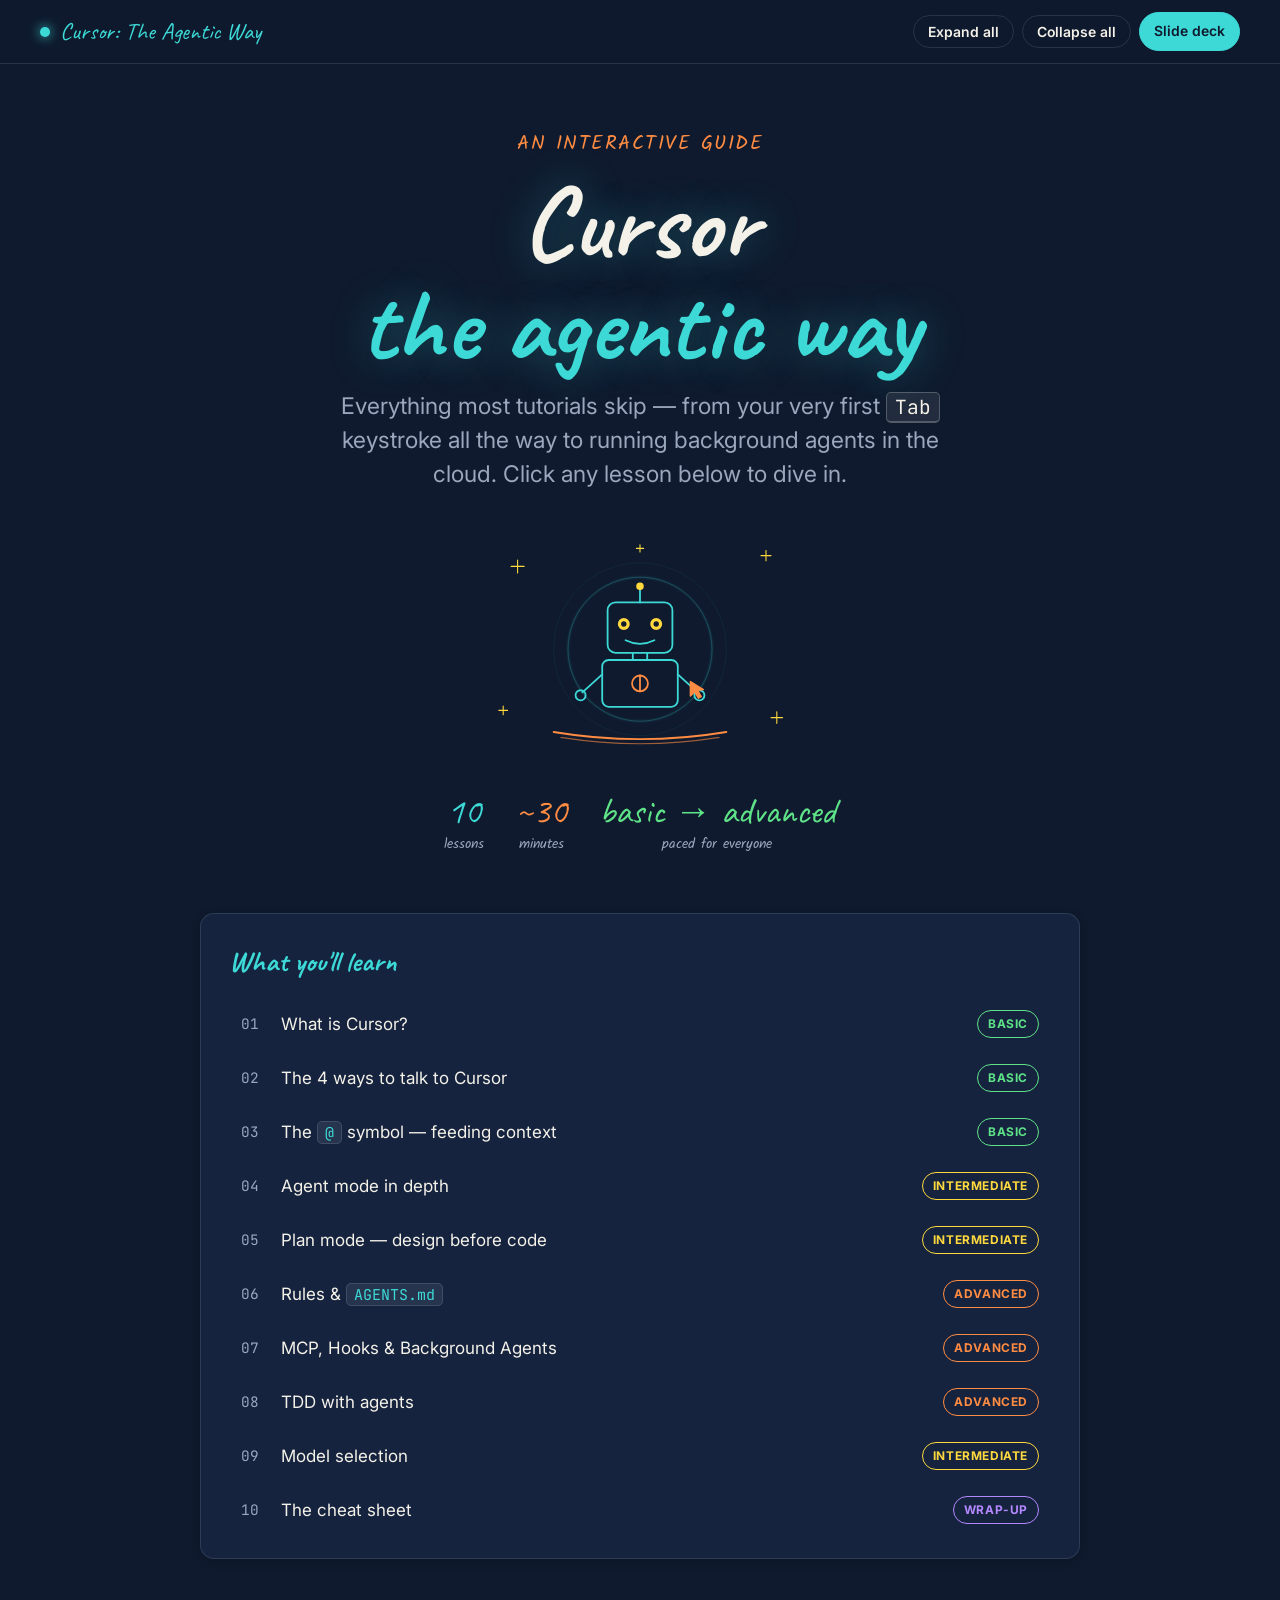
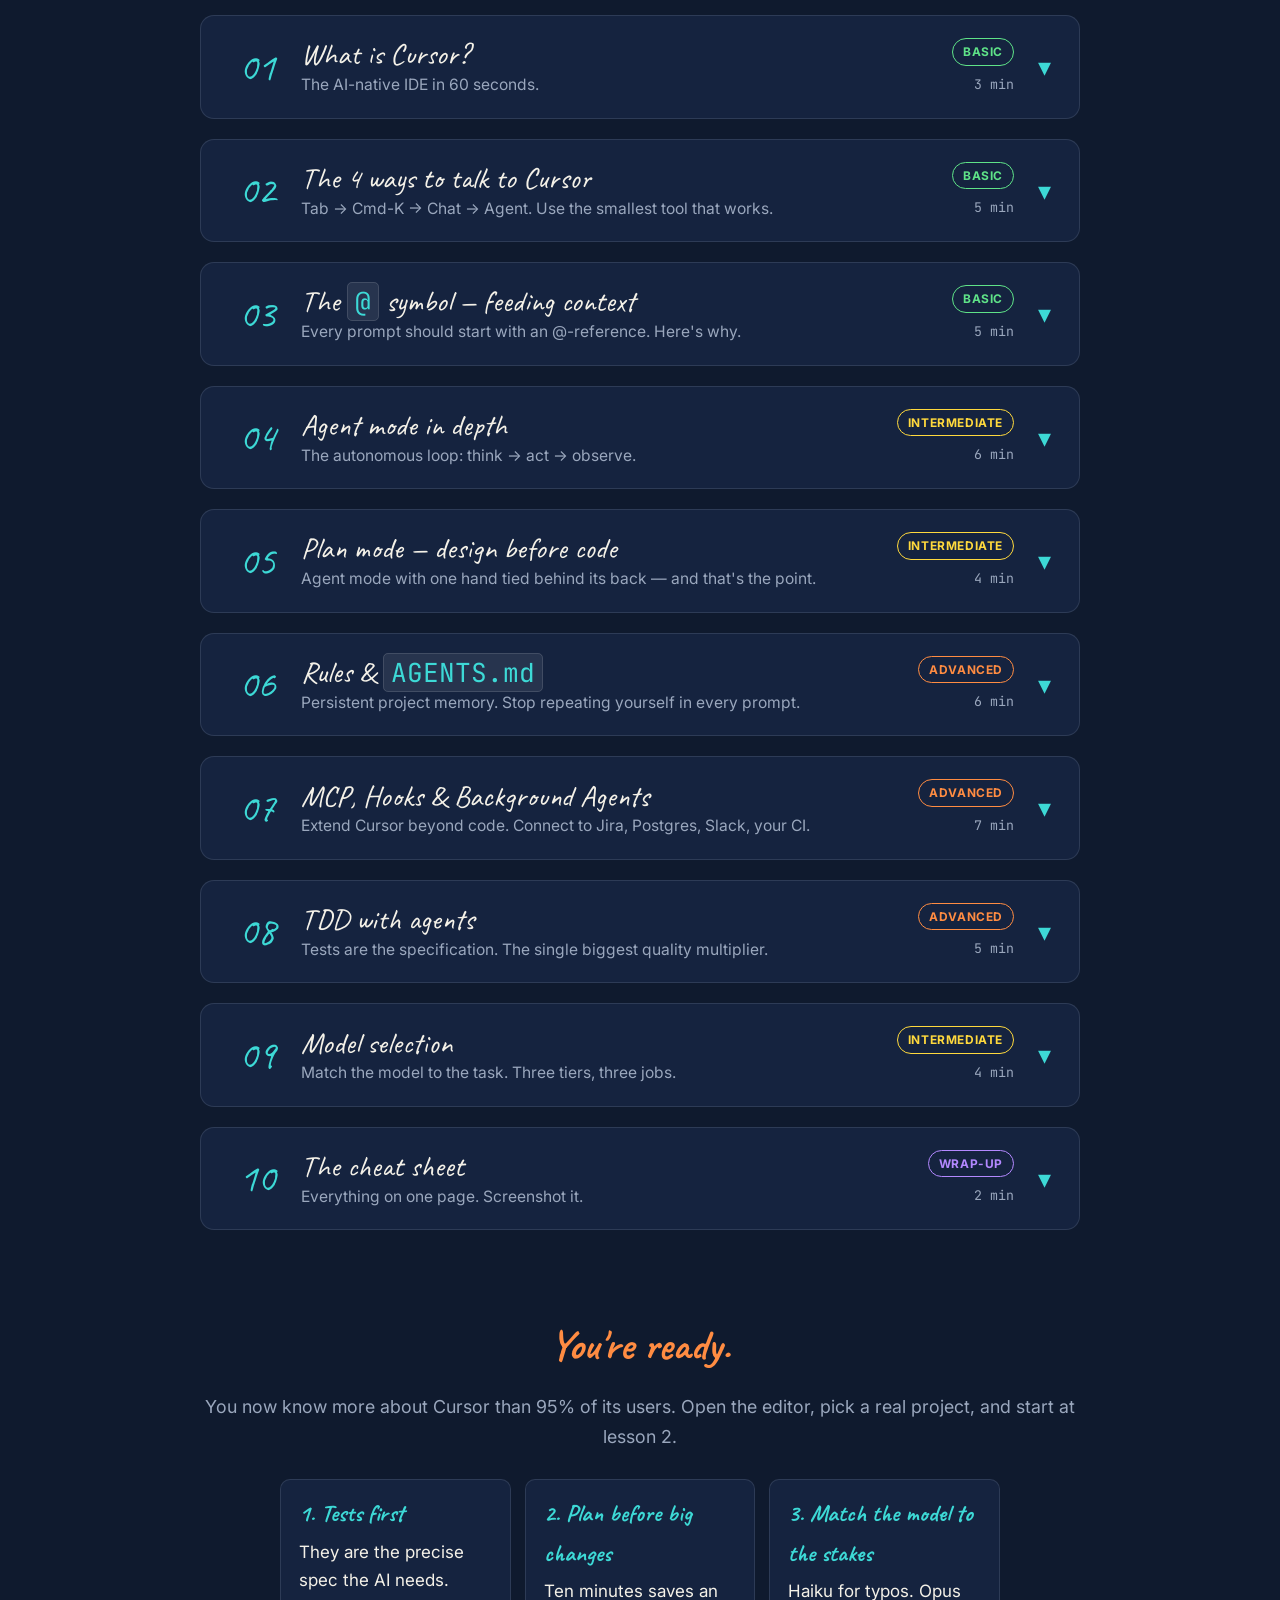
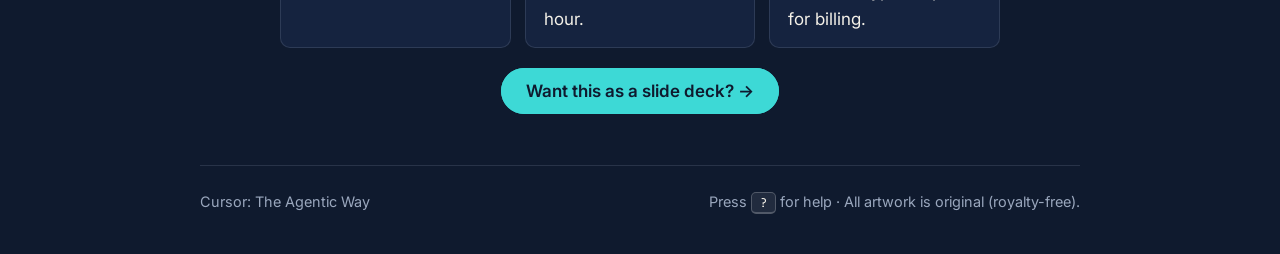
<file: index.html>
<!DOCTYPE html>
<html lang="en">
<head>
  <meta charset="UTF-8" />
  <meta name="viewport" content="width=device-width, initial-scale=1.0, viewport-fit=cover" />
  <meta name="theme-color" content="#0F1A2E" />
  <meta name="description" content="An interactive guide to Cursor (the AI code editor) - from your first Tab keystroke to background agents. 10 expandable lessons, beginner to advanced." />

  <meta property="og:title" content="Cursor: The Agentic Way - Interactive Guide" />
  <meta property="og:description" content="10 lessons from beginner to advanced. Tab, Cmd-K, @-references, Agent, Plan, Rules, MCP, TDD, model selection." />
  <meta property="og:type" content="website" />
  <meta property="og:image" content="assets/01-title.svg" />

  <meta name="apple-mobile-web-app-capable" content="yes" />
  <meta name="apple-mobile-web-app-status-bar-style" content="black-translucent" />

  <title>Cursor: The Agentic Way - Interactive Guide</title>

  <link rel="icon" type="image/svg+xml" href="assets/01-title.svg" />
  <link rel="stylesheet" href="learn.css" />
</head>
<body>

<div class="progress-bar" id="progress"></div>

<header class="topbar">
  <div class="topbar-inner">
    <a href="#top" class="brand">
      <span class="brand-dot"></span>
      <span>Cursor: The Agentic Way</span>
    </a>
    <div class="topbar-actions">
      <button class="btn" id="expand-all">Expand all</button>
      <button class="btn" id="collapse-all">Collapse all</button>
      <a class="btn primary" href="slides.html">Slide deck</a>
    </div>
  </div>
</header>

<!-- ============== HERO ============== -->
<section class="hero" id="top">
  <p class="eyebrow">An interactive guide</p>
  <h1>Cursor<br><span class="accent">the agentic way</span></h1>
  <p class="lede">
    Everything most tutorials skip &mdash; from your very first <kbd>Tab</kbd> keystroke
    all the way to running background agents in the cloud.
    Click any lesson below to dive in.
  </p>
  <img src="assets/01-title.svg" alt="Cursor agent mascot" class="hero-mascot" />
  <div class="hero-stats">
    <div class="hero-stat">
      <span class="num">10</span>
      <span class="label">lessons</span>
    </div>
    <div class="hero-stat">
      <span class="num orange">~30</span>
      <span class="label">minutes</span>
    </div>
    <div class="hero-stat">
      <span class="num green">basic &rarr; advanced</span>
      <span class="label">paced for everyone</span>
    </div>
  </div>
</section>

<!-- ============== TABLE OF CONTENTS ============== -->
<nav class="toc" id="contents" aria-label="Table of contents">
  <div class="toc-head">
    <h2>What you'll learn</h2>
  </div>
  <ol>
    <li><a href="#lesson-1"><span class="title">What is Cursor?</span> <span class="badge basic">basic</span></a></li>
    <li><a href="#lesson-2"><span class="title">The 4 ways to talk to Cursor</span> <span class="badge basic">basic</span></a></li>
    <li><a href="#lesson-3"><span class="title">The <code>@</code> symbol &mdash; feeding context</span> <span class="badge basic">basic</span></a></li>
    <li><a href="#lesson-4"><span class="title">Agent mode in depth</span> <span class="badge intermediate">intermediate</span></a></li>
    <li><a href="#lesson-5"><span class="title">Plan mode &mdash; design before code</span> <span class="badge intermediate">intermediate</span></a></li>
    <li><a href="#lesson-6"><span class="title">Rules &amp; <code>AGENTS.md</code></span> <span class="badge advanced">advanced</span></a></li>
    <li><a href="#lesson-7"><span class="title">MCP, Hooks &amp; Background Agents</span> <span class="badge advanced">advanced</span></a></li>
    <li><a href="#lesson-8"><span class="title">TDD with agents</span> <span class="badge advanced">advanced</span></a></li>
    <li><a href="#lesson-9"><span class="title">Model selection</span> <span class="badge intermediate">intermediate</span></a></li>
    <li><a href="#lesson-10"><span class="title">The cheat sheet</span> <span class="badge wrap">wrap-up</span></a></li>
  </ol>
</nav>

<!-- ============== LESSONS ============== -->
<main class="lessons">

<!-- ============== LESSON 1 ============== -->
<details class="lesson" id="lesson-1">
  <summary>
    <span class="num">01</span>
    <span class="heading">
      <span class="title">What is Cursor?</span>
      <span class="subtitle">The AI-native IDE in 60 seconds.</span>
    </span>
    <span class="meta">
      <span class="badge basic">basic</span>
      <span class="reading-time">3 min</span>
    </span>
    <span class="chevron">&#9662;</span>
  </summary>
  <div class="lesson-body">
    <div class="tldr"><strong>TL;DR</strong> Cursor is a fork of VS Code by Anysphere with AI as a first-class citizen. Your keybindings and extensions still work. The AI sees your <em>entire</em> codebase, not just one file.</div>

    <div class="illustration">
      <img src="assets/02-what-is-cursor.svg" alt="VS Code plus an AI brain equals Cursor" />
      <div class="caption">VS Code + AI brain = Cursor</div>
    </div>

    <h3>Why it matters</h3>
    <p>
      If you've used VS Code, you already know 90% of Cursor. The file tree, command palette, terminal, debug console &mdash; identical. The 10% that's different is the part that changes how you ship code: Cursor indexes your repo into a vector database so any prompt can reference any file, and the AI uses real tools (read, edit, search, shell) rather than just spitting text.
    </p>

    <h3>What makes it different from Copilot</h3>
    <ul>
      <li><strong>Repo-wide context.</strong> Copilot reads what's on screen. Cursor reads what's on disk, indexed and queryable.</li>
      <li><strong>Model choice.</strong> Swap Claude / GPT / Gemini / Grok per message. Different tasks deserve different models.</li>
      <li><strong>Real tool use.</strong> Cursor can run <code>npm test</code>, open files, search, edit &mdash; not just suggest text.</li>
      <li><strong>Privacy Mode.</strong> One toggle in settings = code never leaves your machine for training.</li>
    </ul>

    <h3>Install &amp; pricing</h3>
    <ol>
      <li>Download from <code>cursor.com</code>.</li>
      <li>Sign in with GitHub or Google.</li>
      <li>On first run, click <em>"Import VS Code settings"</em> &mdash; extensions, keybindings, themes carry over in ~30 seconds.</li>
      <li>Open any repo. Press <kbd>Tab</kbd> on a half-written line. You're done.</li>
    </ol>
    <div class="cols-2">
      <div class="col-card"><h4>Free (Hobby)</h4><p>2,000 completions / month.<br>50 slow premium requests.<br>Great for trying it out.</p></div>
      <div class="col-card"><h4>Pro &mdash; $20/mo</h4><p>Unlimited completions.<br>500 fast premium requests.<br>The everyday-coder tier.</p></div>
    </div>

    <div class="callout try"><strong>Try this:</strong> install Cursor, open a project, place your cursor in the middle of an unfinished function, press <kbd>Tab</kbd>. Notice how it predicts a whole block, not just the next token.</div>

    <div class="callout warn"><strong>Common mistake:</strong> treating Cursor as "Copilot but in a new editor." Most of the value is in the agent loop, repo-wide context, and per-message model choice. If you only use Tab autocomplete, you're using 20% of the product.</div>

    <div class="callout takeaway"><strong>Takeaway:</strong> Cursor isn't an AI plug-in for VS Code. It's an editor designed from scratch around the idea that the AI is a colleague, not a snippet engine.</div>
  </div>
</details>

<!-- ============== LESSON 2 ============== -->
<details class="lesson" id="lesson-2">
  <summary>
    <span class="num">02</span>
    <span class="heading">
      <span class="title">The 4 ways to talk to Cursor</span>
      <span class="subtitle">Tab &rarr; Cmd-K &rarr; Chat &rarr; Agent. Use the smallest tool that works.</span>
    </span>
    <span class="meta">
      <span class="badge basic">basic</span>
      <span class="reading-time">5 min</span>
    </span>
    <span class="chevron">&#9662;</span>
  </summary>
  <div class="lesson-body">
    <div class="tldr"><strong>TL;DR</strong> Cursor has four interaction modes, in order of how much work you delegate. Most beginners jump to Agent for everything and end up slower &mdash; learn all four, pick the right one.</div>

    <div class="illustration">
      <img src="assets/03-chat-vs-agent.svg" alt="The four interaction modes ladder: Tab, Cmd-K, Chat, Agent" />
      <div class="caption">From "finish my line" to "build the feature"</div>
    </div>

    <h3>1. <kbd>Tab</kbd> &mdash; multi-line, multi-file autocomplete</h3>
    <p>
      The single feature you'll use the most. Press <kbd>Tab</kbd> and Cursor predicts your next edit, often multiple lines at a time. The detail tutorials skip: it doesn't just complete at the cursor &mdash; it suggests <em>cursor jumps</em>. You start typing in <code>UserService.ts</code>, Tab proposes a matching change in <code>UserService.test.ts</code>. This alone is worth the subscription.
    </p>
    <p><strong>Best for:</strong> "the next obvious edit."</p>

    <h3>2. <kbd>Ctrl+K</kbd> / <kbd>&#8984;K</kbd> &mdash; inline edit</h3>
    <p>
      Select some code, hit <kbd>Ctrl+K</kbd>, describe the change in plain English. Get a diff in place. Accept with <kbd>Tab</kbd>, reject with <kbd>Esc</kbd>.
    </p>
    <pre><button class="copy-btn">Copy</button><code>// Select these lines, press Ctrl+K, then type:
// "convert to async/await, add error handling"

function fetchUser(id) {
  return fetch('/api/users/' + id)
    .then(r =&gt; r.json())
    .catch(e =&gt; console.error(e));
}</code></pre>
    <p><strong>Best for:</strong> renames, refactors, format conversions, "rewrite this block" tasks.</p>

    <h3>3. <kbd>Ctrl+L</kbd> / <kbd>&#8984;L</kbd> &mdash; Chat</h3>
    <p>
      Opens a sidebar conversation. You can ask questions, get explanations, and optionally apply suggested edits. Chat is <em>read-mostly</em>: it can edit if you tell it to, but its default vibe is "let's think about this together."
    </p>
    <p><strong>Best for:</strong> understanding code, debugging hypotheses, "how do I&hellip;?" questions.</p>

    <h3>4. <kbd>Ctrl+I</kbd> / <kbd>&#8984;I</kbd> &mdash; Agent</h3>
    <p>
      The autonomous one. You give a goal, the agent reads files, edits them, runs tests, loops until done. Multi-file, multi-step. Don't open this for trivial changes &mdash; it's overkill.
    </p>
    <p><strong>Best for:</strong> "build the feature," "fix this failing test," "migrate this module."</p>

    <h3>The decision rule</h3>
    <div class="cols-2">
      <div class="col-card do">
        <h4>Right tool, right job</h4>
        <p>Line of code &rarr; <kbd>Tab</kbd></p>
        <p>Refactor a block &rarr; <kbd>Ctrl+K</kbd></p>
        <p>Ask a question &rarr; <kbd>Ctrl+L</kbd></p>
        <p>Build a feature &rarr; <kbd>Ctrl+I</kbd></p>
      </div>
      <div class="col-card dont">
        <h4>Wasteful patterns</h4>
        <p>Agent for "rename a variable"</p>
        <p>Chat for "build a whole API"</p>
        <p>Cmd-K for "explain this code"</p>
        <p>Ignoring Tab entirely</p>
      </div>
    </div>

    <div class="callout try"><strong>Try this:</strong> open a file with a TODO comment. Type one line under it &mdash; <kbd>Tab</kbd> will likely predict 10. Then select an old <code>.then(...)</code> chain, <kbd>Ctrl+K</kbd>, type "async/await", accept. Now you've used two modes in 60 seconds.</div>

    <div class="callout warn"><strong>Common mistake:</strong> defaulting to Agent mode for everything because it "feels powerful." Agent runs spend more tokens, take longer, and require diff review. For a one-line tweak, Tab is 100x faster.</div>

    <div class="callout takeaway"><strong>Takeaway:</strong> the four modes are a trust ladder. Start at the smallest rung that gets the job done; climb only when you need to.</div>
  </div>
</details>

<!-- ============== LESSON 3 ============== -->
<details class="lesson" id="lesson-3">
  <summary>
    <span class="num">03</span>
    <span class="heading">
      <span class="title">The <code>@</code> symbol &mdash; feeding context</span>
      <span class="subtitle">Every prompt should start with an @-reference. Here's why.</span>
    </span>
    <span class="meta">
      <span class="badge basic">basic</span>
      <span class="reading-time">5 min</span>
    </span>
    <span class="chevron">&#9662;</span>
  </summary>
  <div class="lesson-body">
    <div class="tldr"><strong>TL;DR</strong> Cursor's AI is only as smart as the context you give it. Without an <code>@</code>-reference it guesses from open files. With one, it knows exactly what you mean. Make <code>@</code> a habit.</div>

    <div class="illustration">
      <img src="assets/04-agent-deep-dive.svg" alt="The @ symbol with all its reference types radiating outward" />
      <div class="caption">Eight ways to feed Cursor exactly the context it needs</div>
    </div>

    <h3>The 8 reference types you should know</h3>
    <ul>
      <li><code>@file</code> &mdash; a single file by path. <em>"Look at <code>@src/auth/login.ts</code>."</em></li>
      <li><code>@folder</code> &mdash; a whole directory. <em>"Audit <code>@src/auth/</code> for missing input validation."</em></li>
      <li><code>@code</code> &mdash; a specific function, class, or symbol.</li>
      <li><code>@docs</code> &mdash; indexed library documentation (React, Next.js, Stripe, &hellip;). <em>No more pasting docs into chat.</em></li>
      <li><code>@web</code> &mdash; live web search. Great for fresh API changes the model doesn't know.</li>
      <li><code>@git</code> &mdash; reference a diff or commit. Killer for code review.</li>
      <li><code>@codebase</code> &mdash; RAG search across your entire repo. <em>This</em> makes "find every place we call the old payments API" actually work.</li>
      <li><code>@past-chat</code> &mdash; reference an earlier conversation. No more re-explaining yourself.</li>
    </ul>

    <h3>A good prompt vs a bad prompt</h3>
    <div class="cols-2">
      <div class="col-card dont">
        <h4>Bad &mdash; no context</h4>
        <pre style="margin:0;font-size:0.82rem;"><code>Make the login function
support 2FA.</code></pre>
        <p style="margin-top:8px;color:var(--muted)">Cursor guesses which file. Often picks the wrong one. Often misses team conventions.</p>
      </div>
      <div class="col-card do">
        <h4>Good &mdash; loaded with @</h4>
        <pre style="margin:0;font-size:0.82rem;"><code>Add 2FA to @auth/login.ts.
Use @docs (next-auth) for
TOTP. Match patterns in
@auth/session.ts. Add tests
to @auth/login.test.ts.</code></pre>
        <p style="margin-top:8px;color:var(--muted)">Cursor reads exactly the right files, learns your conventions, knows the library, writes tests.</p>
      </div>
    </div>

    <h3>How <code>@codebase</code> actually works</h3>
    <p>
      Cursor splits your repo into chunks (functions, classes, doc sections), embeds them with a small model, and stores the vectors locally. When you use <code>@codebase</code>, Cursor retrieves the top-k most relevant chunks and stuffs them into the prompt. This is why it can answer "where do we set the cookie domain?" in a 500-file project without you having to know.
    </p>

    <div class="callout tip"><strong>Pro tip:</strong> you can combine multiple @-references in one prompt. <code>@docs(stripe) @file(checkout.ts) @file(checkout.test.ts)</code> gives the agent the library, the source, and the tests all at once.</div>

    <div class="callout warn"><strong>Common mistake:</strong> relying on whatever happens to be open in your editor as context. Open files are a hint, not a spec. Always reference what matters.</div>

    <div class="callout takeaway"><strong>Takeaway:</strong> if I could only teach you one habit, it would be: every prompt starts with <code>@</code>. Quality goes up immediately.</div>
  </div>
</details>

<!-- ============== LESSON 4 ============== -->
<details class="lesson" id="lesson-4">
  <summary>
    <span class="num">04</span>
    <span class="heading">
      <span class="title">Agent mode in depth</span>
      <span class="subtitle">The autonomous loop: think &rarr; act &rarr; observe.</span>
    </span>
    <span class="meta">
      <span class="badge intermediate">intermediate</span>
      <span class="reading-time">6 min</span>
    </span>
    <span class="chevron">&#9662;</span>
  </summary>
  <div class="lesson-body">
    <div class="tldr"><strong>TL;DR</strong> Agent mode runs a loop: pick a tool, run it, read the output, pick the next tool. Four tools, two safety nets (diffs and checkpoints). Master the anatomy of a good agent prompt.</div>

    <div class="illustration">
      <img src="assets/05-agent-mode.svg" alt="The agent with its four tools: read, edit, search, shell" />
      <div class="caption">Four tools form one loop. Every loop iteration is a diff you can reject.</div>
    </div>

    <h3>The four tools</h3>
    <ul>
      <li><strong>Read</strong> &mdash; opens any file and quotes back exact lines. Working from real code, not memory.</li>
      <li><strong>Edit</strong> &mdash; produces a structured diff. Accept or reject <em>per chunk</em>, not per file.</li>
      <li><strong>Search</strong> &mdash; regex (ripgrep) and glob across the whole repo.</li>
      <li><strong>Shell</strong> &mdash; runs <code>npm test</code>, git commands, installs, anything.</li>
    </ul>

    <h3>Two safety nets</h3>
    <p>
      <strong>Diffs first.</strong> Every edit is shown before it's applied. You can accept the whole diff, accept some chunks, edit a chunk inline, or reject everything.
    </p>
    <p>
      <strong>Checkpoints.</strong> Every agent run creates a checkpoint. Went sideways? Click the checkpoint to rewind your files to before the run started. <em>You can't break things permanently in agent mode.</em>
    </p>

    <h3>The auto-run toggle</h3>
    <p>
      In settings there's an <em>"Auto-run safe commands"</em> toggle. Enable it and Cursor will run whitelisted commands (<code>npm test</code>, <code>ls</code>, <code>git status</code>, etc.) without pausing for confirmation. Turn it on once you trust the model &mdash; the loop becomes dramatically faster.
    </p>

    <h3>Anatomy of a great agent prompt</h3>
    <p>Three ingredients: <strong>context</strong>, <strong>spec</strong>, <strong>verification</strong>.</p>
    <pre><button class="copy-btn">Copy</button><code>[CONTEXT]   Add to @components/Header.tsx, reuse styling from @components/Button.tsx.
[SPEC]      A dark-mode toggle.
            - Persists choice in localStorage under 'theme'.
            - Respects prefers-color-scheme on first visit.
            - Shows a sun icon in light mode, moon in dark.
[VERIFY]    Add a test in Header.test.tsx that toggling
            updates document.documentElement.dataset.theme.</code></pre>

    <div class="callout try"><strong>Try this:</strong> copy the prompt above into Cursor (<kbd>Ctrl+I</kbd>) on any React project that has a Header component. Watch the agent loop through 4-6 tool calls and produce a diff. Reject one chunk and see what happens.</div>

    <div class="callout warn"><strong>Common mistakes:</strong>
      <ul style="margin-top:6px;">
        <li>Asking the agent to do <em>too much</em> in one prompt (3 features at once).</li>
        <li>Skipping the verification step &mdash; you get code, no tests, no proof it works.</li>
        <li>Not reading the diffs because they're long. Read them anyway. Even a fast skim catches the wrong-file bug.</li>
      </ul>
    </div>

    <div class="callout takeaway"><strong>Takeaway:</strong> Context + Spec + Verification = production-quality output. Without all three you're rolling dice.</div>
  </div>
</details>

<!-- ============== LESSON 5 ============== -->
<details class="lesson" id="lesson-5">
  <summary>
    <span class="num">05</span>
    <span class="heading">
      <span class="title">Plan mode &mdash; design before code</span>
      <span class="subtitle">Agent mode with one hand tied behind its back &mdash; and that's the point.</span>
    </span>
    <span class="meta">
      <span class="badge intermediate">intermediate</span>
      <span class="reading-time">4 min</span>
    </span>
    <span class="chevron">&#9662;</span>
  </summary>
  <div class="lesson-body">
    <div class="tldr"><strong>TL;DR</strong> Plan mode = read-only research that produces a written plan you confirm before any edit. Ten minutes of planning saves an hour of un-doing.</div>

    <div class="illustration">
      <img src="assets/05-plan-mode.svg" alt="Plan mode flow: read-only research, then a plan, then execute" />
      <div class="caption">Research &rarr; plan &rarr; you confirm &rarr; auto-switch to Agent &rarr; execute</div>
    </div>

    <h3>The three chat modes</h3>
    <p>The dropdown at the top of the chat panel offers:</p>
    <ul>
      <li><strong>Ask</strong> &mdash; pure read-only conversation. No tools.</li>
      <li><strong>Plan</strong> &mdash; can read files + use search, but cannot edit. Produces a plan you approve.</li>
      <li><strong>Agent</strong> &mdash; full edit permission, runs the loop.</li>
    </ul>

    <h3>The Plan workflow</h3>
    <ol>
      <li>You describe what you want (with @-references!).</li>
      <li>Agent reads relevant files, asks clarifying questions if needed.</li>
      <li>It produces a written plan: files to touch, functions to add, tests to write, trade-offs.</li>
      <li>You review. Edit the plan inline if you want.</li>
      <li>Click <em>"Run plan"</em>. Cursor switches itself to Agent mode and executes the approved plan.</li>
    </ol>

    <h3>When to use Plan mode</h3>
    <div class="cols-2">
      <div class="col-card do">
        <h4>Always Plan first</h4>
        <p>Change touches &gt; 2 files</p>
        <p>Auth / payments / migrations</p>
        <p>You'd ask &ge; 3 clarifying questions</p>
        <p>Risky refactor</p>
        <p>Unfamiliar part of the codebase</p>
      </div>
      <div class="col-card dont">
        <h4>Skip the plan</h4>
        <p>Single-file change</p>
        <p>Adding a unit test you've described</p>
        <p>Renaming a variable</p>
        <p>Anything you'd Cmd-K instead</p>
      </div>
    </div>

    <pre><button class="copy-btn">Copy</button><code>[Plan mode prompt]
Plan an OAuth login with Google for our Next.js app.
- Use NextAuth (see @docs).
- Keep guest checkout working (currently in @auth/guest.ts).
- Persist user role from existing @models/User.ts.
- Add e2e tests with Playwright.

Do NOT write code yet. Give me a step-by-step plan
with files, functions, and risks.</code></pre>

    <div class="callout try"><strong>Try this:</strong> next time you're about to start a feature that involves &gt; 2 files, open the chat dropdown and switch to Plan mode <em>before</em> typing. Run your prompt. Read the plan. Notice what it caught that you'd have missed.</div>

    <div class="callout warn"><strong>Common mistake:</strong> skipping Plan mode because "I know what I want." If you knew exactly, the AI would have figured it out from your prompt anyway. The agent's plan is also a sanity-check on your own thinking.</div>

    <div class="callout takeaway"><strong>Takeaway:</strong> Plan mode is for when you're committing to a direction. The 10 minutes you spend reviewing a plan is the cheapest insurance in software.</div>
  </div>
</details>

<!-- ============== LESSON 6 ============== -->
<details class="lesson" id="lesson-6">
  <summary>
    <span class="num">06</span>
    <span class="heading">
      <span class="title">Rules &amp; <code>AGENTS.md</code></span>
      <span class="subtitle">Persistent project memory. Stop repeating yourself in every prompt.</span>
    </span>
    <span class="meta">
      <span class="badge advanced">advanced</span>
      <span class="reading-time">6 min</span>
    </span>
    <span class="chevron">&#9662;</span>
  </summary>
  <div class="lesson-body">
    <div class="tldr"><strong>TL;DR</strong> Drop markdown files into <code>.cursor/rules/</code> and Cursor reads them on every agent run. Encode your conventions once, never repeat them.</div>

    <div class="illustration">
      <img src="assets/09-pro-tips.svg" alt="Pro tips: rules, skills, MCP, hooks, slash commands" />
      <div class="caption">Rules, skills, MCP, hooks, slash &mdash; the agent extension stack</div>
    </div>

    <h3>Three layers of persistent context</h3>
    <ul>
      <li><strong><code>.cursor/rules/*.mdc</code></strong> &mdash; Cursor-specific, scoped per-file via glob frontmatter.</li>
      <li><strong><code>AGENTS.md</code></strong> at the repo root &mdash; portable, cross-tool standard (works in Cursor, Claude Code, others).</li>
      <li><strong><code>SKILL.md</code></strong> &mdash; reusable multi-step playbooks the agent picks up automatically.</li>
    </ul>

    <h3>Example: a TypeScript rule</h3>
    <pre><button class="copy-btn">Copy</button><code>---
description: TypeScript &amp; React conventions for this repo.
globs:
  - "**/*.ts"
  - "**/*.tsx"
---

# TypeScript rules

- Use `pnpm`, never `npm` or `yarn`.
- Co-locate tests: `Button.tsx` &rarr; `Button.test.tsx`.
- Public APIs need JSDoc with `@example`.
- Prefer `type` over `interface` unless you need declaration merging.
- Never use `any`. Use `unknown` and narrow.
- Server actions go in `app/actions/`. Add `"use server"` directive.

# Security

- Never log secrets. Use the `redact()` util.
- Never commit `.env`. The repo has `.env.example` instead.</code></pre>

    <h3>Example: <code>AGENTS.md</code> at the repo root</h3>
    <pre><button class="copy-btn">Copy</button><code># AGENTS.md

## Project
Storefront monorepo. Web (Next.js 15) + Mobile (React Native).
Stack: TypeScript, Tailwind, Prisma, Postgres, Stripe.

## Workflows
- Run tests: `pnpm test`
- Run dev: `pnpm dev`
- DB migrate: `pnpm db:migrate`

## Conventions
- All env vars go through `lib/env.ts` (zod-validated).
- Errors use the `AppError` class in `lib/errors.ts`.
- Date math uses `date-fns`, not native Date arithmetic.

## Out of scope for the agent
- Don't touch `legacy/` &mdash; we're sunsetting it.
- Don't add new dependencies without asking.</code></pre>

    <h3><code>SKILL.md</code> &mdash; reusable workflows</h3>
    <p>
      Where rules describe <em>conventions</em>, skills describe <em>processes</em>. A SKILL.md might describe "how to add a new API endpoint": create the route file, add a zod schema, write integration tests, update the OpenAPI doc. Drop it in <code>.cursor/skills/add-endpoint/SKILL.md</code> &mdash; the agent picks it up when your prompt matches.
    </p>

    <div class="callout try"><strong>Try this:</strong> create <code>.cursor/rules/style.mdc</code> with 5 conventions from your codebase. Restart Cursor. Ask the agent to add a new component &mdash; it'll match your style without you mentioning it.</div>

    <div class="callout warn"><strong>Common mistake:</strong> putting everything in one giant 500-line rules file. The agent has to load it every prompt &mdash; that's expensive context. Split by concern + scope with globs.</div>

    <div class="callout takeaway"><strong>Takeaway:</strong> rules are how a senior teammate would brief a new hire on day one. Write them down, and every future prompt benefits.</div>
  </div>
</details>

<!-- ============== LESSON 7 ============== -->
<details class="lesson" id="lesson-7">
  <summary>
    <span class="num">07</span>
    <span class="heading">
      <span class="title">MCP, Hooks &amp; Background Agents</span>
      <span class="subtitle">Extend Cursor beyond code. Connect to Jira, Postgres, Slack, your CI.</span>
    </span>
    <span class="meta">
      <span class="badge advanced">advanced</span>
      <span class="reading-time">7 min</span>
    </span>
    <span class="chevron">&#9662;</span>
  </summary>
  <div class="lesson-body">
    <div class="tldr"><strong>TL;DR</strong> Three power-features turn Cursor into a real agent platform: MCP servers (new tools), Hooks (event-driven scripts), Background Agents (cloud workers on their own branch).</div>

    <div class="illustration">
      <img src="assets/06-subagents.svg" alt="Parent agent spawning sub-agents and background cloud agents" />
      <div class="caption">Parallel hands, cloud delegation, automated event hooks</div>
    </div>

    <h3>MCP &mdash; Model Context Protocol</h3>
    <p>
      An open spec (originally from Anthropic) for exposing tools to AI agents. Every MCP server adds new abilities to the agent. Popular ones:
    </p>
    <ul>
      <li><strong>Jira / Linear</strong> &mdash; read &amp; update tickets.</li>
      <li><strong>Postgres / MySQL</strong> &mdash; query your dev DB safely.</li>
      <li><strong>GitHub / GitLab</strong> &mdash; full PR + issue management.</li>
      <li><strong>Slack</strong> &mdash; post messages, read threads.</li>
      <li><strong>Filesystem / Notion / Confluence / Stripe</strong> &mdash; the list grows daily.</li>
    </ul>
    <p>Configure them in <code>.cursor/mcp.json</code>:</p>
    <pre><button class="copy-btn">Copy</button><code>{
  "mcpServers": {
    "postgres": {
      "command": "npx",
      "args": ["-y", "@modelcontextprotocol/server-postgres",
               "postgres://localhost/myapp"]
    },
    "github": {
      "command": "npx",
      "args": ["-y", "@modelcontextprotocol/server-github"],
      "env": { "GITHUB_TOKEN": "${GITHUB_TOKEN}" }
    }
  }
}</code></pre>

    <h3>Hooks &mdash; run scripts on agent events</h3>
    <p>
      A <code>hooks.json</code> in <code>.cursor/</code> lets you fire shell scripts when agent events occur: after an edit, before a tool runs, when a session starts, etc.
    </p>
    <pre><button class="copy-btn">Copy</button><code>{
  "hooks": {
    "afterEdit": "pnpm prettier --write \"$CURSOR_FILE\"",
    "afterAccept": "pnpm test --related \"$CURSOR_FILE\"",
    "beforeShell": "./scripts/audit-log.sh"
  }
}</code></pre>
    <p>Common use cases: auto-format, auto-test, audit-log every accepted change, block destructive commands.</p>

    <h3>Background Agents &mdash; the showstopper</h3>
    <p>
      Run a Cursor agent in the cloud, on its own branch, in a fresh sandbox. You give it a goal, walk away, come back to a PR.
    </p>
    <ul>
      <li>Perfect for slow refactors, dependency upgrades, multi-repo rollouts.</li>
      <li>Each run is isolated &mdash; no risk to your local work.</li>
      <li>Powered by Claude / GPT under the hood, same models you use locally.</li>
      <li>Trigger from the cloud dashboard or via the Cursor SDK from CI.</li>
    </ul>

    <h3>The power combo</h3>
    <div class="callout tip"><strong>End-to-end automation:</strong>
      <ol style="margin:6px 0 0 18px;">
        <li>MCP-Jira: agent picks up tickets labeled <code>cursor-ready</code>.</li>
        <li>Background Agent: implements the ticket on a feature branch.</li>
        <li>Hook: when the PR is opened, posts the link back to the Jira ticket.</li>
      </ol>
      Zero context-switching. The agent triages, implements, and reports.
    </div>

    <div class="callout warn"><strong>Common mistakes:</strong>
      <ul style="margin-top:6px;">
        <li>Connecting an MCP server with too-broad permissions (read/write Postgres in production &mdash; <em>don't</em>).</li>
        <li>Running Background Agents on huge tasks without breaking them up &mdash; you get one giant PR no one can review.</li>
        <li>Hooks that block on long operations (use async / background scripts).</li>
      </ul>
    </div>

    <div class="callout takeaway"><strong>Takeaway:</strong> MCP turns the agent from a coder into an operator. Hooks make it conscientious. Background agents make it parallel. Together they're how senior engineers ship 3x faster.</div>
  </div>
</details>

<!-- ============== LESSON 8 ============== -->
<details class="lesson" id="lesson-8">
  <summary>
    <span class="num">08</span>
    <span class="heading">
      <span class="title">TDD with agents</span>
      <span class="subtitle">Tests are the specification. The single biggest quality multiplier.</span>
    </span>
    <span class="meta">
      <span class="badge advanced">advanced</span>
      <span class="reading-time">5 min</span>
    </span>
    <span class="chevron">&#9662;</span>
  </summary>
  <div class="lesson-body">
    <div class="tldr"><strong>TL;DR</strong> Write failing tests <em>first</em>, then ask the agent to make them pass. Tests turn vague intent into a precise spec the AI can't fake.</div>

    <div class="illustration">
      <img src="assets/07-tdd-cycle.svg" alt="Red, Green, Refactor cycle with the agent in the middle" />
      <div class="caption">Three prompts, three stages, one safety net.</div>
    </div>

    <h3>Why TDD changes the game with AI</h3>
    <p>
      Without tests, the agent's output is "trust me." With tests, the agent's output is "trust the tests." That is a much better deal &mdash; and it forces you to articulate behaviour before code, which is the hard part anyway.
    </p>

    <h3>The three-prompt recipe</h3>
    <pre><button class="copy-btn">Copy</button><code>// PROMPT 1 - RED
Write failing tests for slugify(input: string): string.
Cover:
  - "Hello World"             -&gt; "hello-world"
  - "  trimmed  "             -&gt; "trimmed"
  - "Caf&eacute; Cr&egrave;me"             -&gt; "cafe-creme"  (strip accents)
  - "100% PURE!"              -&gt; "100-pure"   (strip punct)
  - ""                        -&gt; throws RangeError
  - maxLength=20, long input  -&gt; truncated &amp; clean
Use Vitest. Place in src/utils/slug.test.ts.
Do NOT implement the function. Tests should be red.

// PROMPT 2 - GREEN
Now implement slugify in src/utils/slug.ts.
Minimum code to make all tests pass.
Use Intl.Normalize for accents.

// PROMPT 3 - REFACTOR
Refactor slugify for readability.
Extract any helper functions.
Tests must stay green.</code></pre>

    <h3>Three rules that make TDD with AI work</h3>
    <ol>
      <li><strong>Tests first, no exceptions.</strong> The moment you let the agent write production code before the test, it'll write a test that conveniently passes its buggy implementation.</li>
      <li><strong>One prompt per stage.</strong> Don't ask for red + green + refactor in one message. Each stage has different objectives.</li>
      <li><strong>Read the test names.</strong> If the agent named a test <code>"works correctly"</code>, reject and ask for a behavioural name. Test names are documentation.</li>
    </ol>

    <div class="callout try"><strong>Try this:</strong> pick a small utility you wrote recently. Delete it. Use the three prompts above (adapted to your case) to rebuild it via TDD. Compare the result to your original &mdash; usually the TDD version has more edge cases handled.</div>

    <div class="callout warn"><strong>Common mistake:</strong> writing one massive test suite up-front and asking the agent to pass all of it at once. TDD works in micro-cycles: 3-5 tests at a time, iterate.</div>

    <div class="callout takeaway"><strong>Takeaway:</strong> TDD is the discipline that lets you delegate without losing control. Tests are the leash.</div>
  </div>
</details>

<!-- ============== LESSON 9 ============== -->
<details class="lesson" id="lesson-9">
  <summary>
    <span class="num">09</span>
    <span class="heading">
      <span class="title">Model selection</span>
      <span class="subtitle">Match the model to the task. Three tiers, three jobs.</span>
    </span>
    <span class="meta">
      <span class="badge intermediate">intermediate</span>
      <span class="reading-time">4 min</span>
    </span>
    <span class="chevron">&#9662;</span>
  </summary>
  <div class="lesson-body">
    <div class="tldr"><strong>TL;DR</strong> Cursor lets you switch models per message. Use cheap models for grunt work, your daily driver for 80% of sessions, and a top-tier model only when the stakes warrant.</div>

    <div class="illustration">
      <img src="assets/08-model-selection.svg" alt="Three columns: Fast and Cheap, Daily Driver, Max Quality" />
      <div class="caption">Three tiers. Pick by job, not by hype.</div>
    </div>

    <h3>The three tiers</h3>
    <div class="cols-2">
      <div class="col-card">
        <h4 style="color:var(--muted)">Fast &amp; Cheap</h4>
        <p><strong>Models:</strong> Haiku, GPT-4o-mini, cursor-small</p>
        <p><strong>Cost:</strong> ~1x baseline</p>
        <p><strong>Use for:</strong> small edits, boilerplate, parallel subagents, anything where you'd run it 20 times.</p>
      </div>
      <div class="col-card">
        <h4 style="color:var(--cyan)">Daily Driver</h4>
        <p><strong>Models:</strong> Claude Sonnet, GPT-4o, Gemini 2.5 Pro</p>
        <p><strong>Cost:</strong> ~5x baseline</p>
        <p><strong>Use for:</strong> feature dev, Plan mode, standard refactors. <strong>~80% of your sessions live here.</strong></p>
      </div>
    </div>
    <div class="cols-2">
      <div class="col-card" style="grid-column: 1 / -1; border-color: rgba(255,140,66,0.3);">
        <h4 style="color:var(--orange)">Max Quality &mdash; when it matters</h4>
        <p><strong>Models:</strong> Claude Opus, o1 / o3, GPT-5 Pro</p>
        <p><strong>Cost:</strong> ~25x baseline</p>
        <p><strong>Use for:</strong> complex refactors, auth/payments/security code, hard debugging, final pre-merge verification. Slow and pricy &mdash; don't run them for every prompt, but don't use Haiku for your billing service either.</p>
      </div>
    </div>

    <h3>Auto mode &mdash; let Cursor pick</h3>
    <p>
      There's an "Auto" model option that lets Cursor route each message based on complexity. Convenient, but you give up control. I usually pick manually &mdash; it's two clicks and you learn the trade-offs.
    </p>

    <div class="callout tip"><strong>Pro tip:</strong> set the model <em>per repo</em>, not per session. Settings &rarr; Models &rarr; per-workspace default. Your "billing-service" workspace can default to Opus; your "marketing-site" workspace can default to Haiku.</div>

    <div class="callout warn"><strong>Common mistake:</strong> defaulting to Opus for everything because it's "the best." A Cursor Pro plan has a fast-request budget. Burn it on Opus typo-fixes and you'll be rate-limited before lunch. Use the cheaper tier 80% of the time.</div>

    <div class="callout takeaway"><strong>Takeaway:</strong> match the model to the cost of getting it wrong. A typo in CSS is cheap. A bug in payments is not.</div>
  </div>
</details>

<!-- ============== LESSON 10 ============== -->
<details class="lesson" id="lesson-10">
  <summary>
    <span class="num">10</span>
    <span class="heading">
      <span class="title">The cheat sheet</span>
      <span class="subtitle">Everything on one page. Screenshot it.</span>
    </span>
    <span class="meta">
      <span class="badge wrap">wrap-up</span>
      <span class="reading-time">2 min</span>
    </span>
    <span class="chevron">&#9662;</span>
  </summary>
  <div class="lesson-body">
    <div class="tldr"><strong>TL;DR</strong> One page. All the shortcuts, the decision tree, the model rules. Save this to your wall.</div>

    <div class="illustration">
      <img src="assets/10-cheat-sheet.svg" alt="Cursor shortcuts and a which-mode decision tree" />
    </div>

    <h3>Shortcuts you'll use daily</h3>
    <div class="shortcuts">
      <div class="row"><div class="keys"><kbd>Tab</kbd></div><div class="desc">accept autocomplete</div></div>
      <div class="row"><div class="keys"><kbd>Ctrl</kbd>+<kbd>K</kbd></div><div class="desc">inline edit</div></div>
      <div class="row"><div class="keys"><kbd>Ctrl</kbd>+<kbd>L</kbd></div><div class="desc">open Chat</div></div>
      <div class="row"><div class="keys"><kbd>Ctrl</kbd>+<kbd>I</kbd></div><div class="desc">open Agent</div></div>
      <div class="row"><div class="keys"><kbd>Ctrl</kbd>+<kbd>N</kbd></div><div class="desc">new chat</div></div>
      <div class="row"><div class="keys"><kbd>Ctrl</kbd>+<kbd>Shift</kbd>+<kbd>L</kbd></div><div class="desc">add selection to chat</div></div>
      <div class="row"><div class="keys"><kbd>Ctrl</kbd>+<kbd>Enter</kbd></div><div class="desc">run in Agent mode</div></div>
      <div class="row"><div class="keys"><kbd>Esc</kbd></div><div class="desc">stop / reject</div></div>
    </div>

    <h3>The <code>@</code> reference quick-list</h3>
    <div class="shortcuts">
      <div class="row"><div class="keys"><code>@file</code></div><div class="desc">attach a file</div></div>
      <div class="row"><div class="keys"><code>@folder</code></div><div class="desc">attach a directory</div></div>
      <div class="row"><div class="keys"><code>@code</code></div><div class="desc">attach a function/class</div></div>
      <div class="row"><div class="keys"><code>@codebase</code></div><div class="desc">whole-repo RAG search</div></div>
      <div class="row"><div class="keys"><code>@docs</code></div><div class="desc">library documentation</div></div>
      <div class="row"><div class="keys"><code>@web</code></div><div class="desc">live web search</div></div>
      <div class="row"><div class="keys"><code>@git</code></div><div class="desc">a diff or commit</div></div>
      <div class="row"><div class="keys"><code>@past-chat</code></div><div class="desc">earlier session</div></div>
    </div>

    <h3>Which mode? &mdash; the decision tree</h3>
    <ol>
      <li>One line / next obvious edit? &rarr; <kbd>Tab</kbd></li>
      <li>Refactor a single block? &rarr; <kbd>Ctrl+K</kbd></li>
      <li>Just a question / explanation? &rarr; <kbd>Ctrl+L</kbd> (Chat)</li>
      <li>Build a feature, multi-file? &rarr;
        <ul>
          <li>Big or unclear? &rarr; <strong>Plan mode</strong> first.</li>
          <li>Small &amp; clear? &rarr; <kbd>Ctrl+I</kbd> (Agent) directly.</li>
        </ul>
      </li>
    </ol>

    <h3>Model picks</h3>
    <ul>
      <li><strong>Grunt work / parallel subagents</strong> &rarr; Haiku, GPT-4o-mini.</li>
      <li><strong>Daily driver</strong> &rarr; Claude Sonnet, GPT-4o.</li>
      <li><strong>When stakes are high</strong> &rarr; Claude Opus, o-series.</li>
    </ul>

    <div class="callout takeaway"><strong>The three rules to remember:</strong>
      <ol style="margin:6px 0 0 18px;">
        <li><strong>Tests first.</strong> They're the spec.</li>
        <li><strong>Plan before big changes.</strong> 10 minutes saves an hour.</li>
        <li><strong>Match the model to the stakes.</strong></li>
      </ol>
      That's the agentic way.
    </div>
  </div>
</details>

</main>

<!-- ============== SIGNOFF ============== -->
<section class="signoff">
  <h2>You're ready.</h2>
  <p>
    You now know more about Cursor than 95% of its users.
    Open the editor, pick a real project, and start at lesson 2.
  </p>
  <div class="takeaways">
    <div class="takeaway-pill">
      <strong>1. Tests first</strong>
      They are the precise spec the AI needs.
    </div>
    <div class="takeaway-pill">
      <strong>2. Plan before big changes</strong>
      Ten minutes saves an hour.
    </div>
    <div class="takeaway-pill">
      <strong>3. Match the model to the stakes</strong>
      Haiku for typos. Opus for billing.
    </div>
  </div>
  <p style="margin-top:24px;">
    <a class="btn primary" href="slides.html" style="font-size:1rem;padding:12px 24px;">
      Want this as a slide deck? &rarr;
    </a>
  </p>
</section>

<footer class="footer-meta">
  <span>Cursor: The Agentic Way</span>
  <span>Press <kbd>?</kbd> for help &middot; All artwork is original (royalty-free).</span>
</footer>

<script>
  // Reading progress bar
  const progress = document.getElementById('progress');
  function updateProgress() {
    const h = document.documentElement;
    const scrolled = h.scrollTop / (h.scrollHeight - h.clientHeight);
    progress.style.width = (scrolled * 100) + '%';
  }
  document.addEventListener('scroll', updateProgress, { passive: true });
  updateProgress();

  // Expand-all / Collapse-all
  const lessons = document.querySelectorAll('details.lesson');
  document.getElementById('expand-all').addEventListener('click', () => {
    lessons.forEach(l => l.open = true);
  });
  document.getElementById('collapse-all').addEventListener('click', () => {
    lessons.forEach(l => l.open = false);
    window.scrollTo({ top: document.getElementById('contents').offsetTop - 80, behavior: 'smooth' });
  });

  // Open lesson on TOC click, auto-scroll into view
  document.querySelectorAll('.toc a[href^="#lesson-"]').forEach(a => {
    a.addEventListener('click', (e) => {
      const id = a.getAttribute('href').slice(1);
      const el = document.getElementById(id);
      if (el && el.tagName === 'DETAILS') {
        el.open = true;
      }
    });
  });

  // Open lesson if URL has the hash on load
  if (location.hash && location.hash.startsWith('#lesson-')) {
    const el = document.getElementById(location.hash.slice(1));
    if (el && el.tagName === 'DETAILS') {
      el.open = true;
      setTimeout(() => el.scrollIntoView({ behavior: 'smooth', block: 'start' }), 50);
    }
  }

  // Copy-to-clipboard for code blocks
  document.querySelectorAll('pre').forEach(pre => {
    const btn = pre.querySelector('.copy-btn');
    if (!btn) return;
    btn.addEventListener('click', async (e) => {
      e.preventDefault();
      const code = pre.querySelector('code').innerText;
      try {
        await navigator.clipboard.writeText(code);
        btn.textContent = 'Copied!';
        btn.classList.add('copied');
        setTimeout(() => {
          btn.textContent = 'Copy';
          btn.classList.remove('copied');
        }, 1500);
      } catch (err) {
        btn.textContent = 'Failed';
        setTimeout(() => btn.textContent = 'Copy', 1500);
      }
    });
  });

  // Help dialog
  document.addEventListener('keydown', (e) => {
    if (e.key === '?' && !e.ctrlKey && !e.metaKey) {
      alert(
        'Cursor: The Agentic Way\n\n' +
        '?      this help\n' +
        'Click  expand / collapse a lesson\n' +
        'Top bar: Expand all / Collapse all\n\n' +
        'Want to record a video? See slides.html'
      );
    }
  });
</script>

</body>
</html>
</file>
<file: learn.css>
/* ============================================================
   Cursor: The Agentic Way - interactive teaching page styles
   ============================================================ */

@import url('https://fonts.googleapis.com/css2?family=Kalam:wght@400;700&family=Caveat:wght@400;700&family=Inter:wght@400;500;600;700&family=JetBrains+Mono:wght@400;500&display=swap');

:root {
  --bg:        #0F1A2E;
  --bg-soft:   #18253F;
  --bg-card:   #15233F;
  --ink:       #F4F1E8;
  --cyan:      #3DD9D6;
  --orange:    #FF8C42;
  --green:     #5FE388;
  --red:       #FF5C5C;
  --yellow:    #FFD93D;
  --purple:    #B388FF;
  --muted:     #9AA7BD;
  --line:      rgba(154, 167, 189, 0.18);

  --col:       min(880px, 100% - 32px);
  --col-wide:  min(1200px, 100% - 32px);

  --radius:    14px;
  --shadow-sm: 0 2px 10px rgba(0, 0, 0, 0.18);
  --shadow:    0 6px 28px rgba(0, 0, 0, 0.32);
}

* { box-sizing: border-box; }

html { scroll-behavior: smooth; scroll-padding-top: 80px; }

html, body {
  margin: 0;
  padding: 0;
  background: var(--bg);
  color: var(--ink);
  font-family: 'Inter', -apple-system, BlinkMacSystemFont, 'Segoe UI', sans-serif;
  font-size: 17px;
  line-height: 1.65;
  -webkit-font-smoothing: antialiased;
  overflow-x: hidden;
}

img { max-width: 100%; height: auto; display: block; }

a {
  color: var(--cyan);
  text-decoration: none;
  border-bottom: 1px dashed currentColor;
  transition: color 0.15s ease;
}
a:hover { color: var(--orange); }

code, kbd {
  font-family: 'JetBrains Mono', 'Consolas', 'Courier New', monospace;
  font-size: 0.88em;
}
:not(pre) > code {
  background: rgba(255, 255, 255, 0.08);
  border: 1px solid rgba(255, 255, 255, 0.12);
  border-radius: 5px;
  padding: 1px 7px;
  color: var(--cyan);
  white-space: nowrap;
}
kbd {
  background: rgba(255, 255, 255, 0.08);
  border: 1px solid rgba(255, 255, 255, 0.22);
  border-bottom-width: 2px;
  border-radius: 5px;
  padding: 1px 8px;
  font-size: 0.85em;
  color: var(--ink);
}

/* ---------- Reading progress bar ---------- */
.progress-bar {
  position: fixed;
  top: 0; left: 0;
  height: 3px;
  width: 0%;
  background: linear-gradient(90deg, var(--cyan), var(--orange));
  z-index: 1000;
  transition: width 0.08s ease-out;
  box-shadow: 0 0 12px var(--cyan);
}

/* ---------- Top nav ---------- */
.topbar {
  position: sticky;
  top: 0;
  z-index: 50;
  backdrop-filter: blur(12px);
  -webkit-backdrop-filter: blur(12px);
  background: rgba(15, 26, 46, 0.78);
  border-bottom: 1px solid var(--line);
}
.topbar-inner {
  width: var(--col-wide);
  margin: 0 auto;
  padding: 12px 0;
  display: flex;
  align-items: center;
  justify-content: space-between;
  gap: 16px;
}
.brand {
  display: flex;
  align-items: center;
  gap: 10px;
  font-family: 'Caveat', cursive;
  font-size: 1.4rem;
  color: var(--cyan);
  border-bottom: none;
}
.brand-dot {
  width: 10px; height: 10px;
  border-radius: 50%;
  background: var(--cyan);
  box-shadow: 0 0 12px var(--cyan);
}
.topbar-actions {
  display: flex;
  gap: 8px;
  align-items: center;
  flex-wrap: wrap;
}
.btn {
  font-family: 'Inter', sans-serif;
  font-size: 0.82rem;
  font-weight: 600;
  padding: 7px 14px;
  border-radius: 999px;
  border: 1.5px solid var(--line);
  background: transparent;
  color: var(--ink);
  cursor: pointer;
  text-decoration: none;
  transition: all 0.15s ease;
  white-space: nowrap;
}
.btn:hover {
  border-color: var(--cyan);
  color: var(--cyan);
  background: rgba(61, 217, 214, 0.08);
}
.btn.primary {
  background: var(--cyan);
  border-color: var(--cyan);
  color: var(--bg);
}
.btn.primary:hover {
  background: var(--orange);
  border-color: var(--orange);
  color: var(--bg);
}

/* ---------- Hero ---------- */
.hero {
  width: var(--col-wide);
  margin: 0 auto;
  padding: 64px 0 32px;
  text-align: center;
  position: relative;
}
.hero .eyebrow {
  font-family: 'Kalam', cursive;
  color: var(--orange);
  font-size: 1.15rem;
  letter-spacing: 1.5px;
  text-transform: uppercase;
  margin: 0 0 12px;
}
.hero h1 {
  font-family: 'Caveat', cursive;
  font-size: clamp(3rem, 8vw, 6rem);
  margin: 0 0 8px;
  line-height: 1;
  color: var(--ink);
  letter-spacing: 0.5px;
  text-shadow: 0 0 40px rgba(61, 217, 214, 0.35);
}
.hero h1 .accent {
  color: var(--cyan);
}
.hero .lede {
  font-size: clamp(1.05rem, 2.2vw, 1.35rem);
  color: var(--muted);
  max-width: 600px;
  margin: 12px auto 24px;
  line-height: 1.5;
}
.hero-mascot {
  width: clamp(220px, 35vw, 360px);
  margin: 16px auto 24px;
}
.hero-stats {
  display: flex;
  gap: 32px;
  justify-content: center;
  flex-wrap: wrap;
  margin-top: 8px;
}
.hero-stat {
  font-family: 'Kalam', cursive;
}
.hero-stat .num {
  display: block;
  font-family: 'Caveat', cursive;
  font-size: 2.2rem;
  color: var(--cyan);
  line-height: 1;
}
.hero-stat .num.orange { color: var(--orange); }
.hero-stat .num.green  { color: var(--green); }
.hero-stat .label {
  display: block;
  font-size: 0.85rem;
  color: var(--muted);
  margin-top: 4px;
}

/* ---------- Table of Contents ---------- */
.toc {
  width: var(--col);
  margin: 24px auto 56px;
  border: 1.5px solid var(--line);
  border-radius: var(--radius);
  background: var(--bg-card);
  padding: 24px 28px;
  box-shadow: var(--shadow-sm);
}
.toc-head {
  display: flex;
  align-items: center;
  justify-content: space-between;
  margin-bottom: 14px;
}
.toc h2 {
  font-family: 'Caveat', cursive;
  font-size: 1.7rem;
  color: var(--cyan);
  margin: 0;
}
.toc-controls { display: flex; gap: 8px; }
.toc ol {
  list-style: none;
  counter-reset: toc;
  padding: 0;
  margin: 0;
  display: grid;
  gap: 6px;
}
.toc ol li {
  counter-increment: toc;
}
.toc ol li a {
  display: flex;
  align-items: center;
  gap: 12px;
  padding: 10px 12px;
  border-radius: 8px;
  border: none;
  color: var(--ink);
  transition: all 0.15s ease;
}
.toc ol li a:hover {
  background: rgba(61, 217, 214, 0.08);
  color: var(--cyan);
  transform: translateX(4px);
}
.toc ol li a::before {
  content: counter(toc, decimal-leading-zero);
  font-family: 'JetBrains Mono', monospace;
  color: var(--muted);
  font-size: 0.85em;
  min-width: 28px;
}
.toc ol li a .title { flex: 1; }
.toc ol li a .badge {
  font-size: 0.7em;
}

/* ---------- Level badges ---------- */
.badge {
  display: inline-block;
  font-family: 'Inter', sans-serif;
  font-size: 0.7rem;
  font-weight: 700;
  letter-spacing: 0.6px;
  padding: 3px 10px;
  border-radius: 999px;
  border: 1.5px solid currentColor;
  text-transform: uppercase;
  white-space: nowrap;
}
.badge.basic        { color: var(--green); }
.badge.intermediate { color: var(--yellow); }
.badge.advanced     { color: var(--orange); }
.badge.wrap         { color: var(--purple); }

/* ---------- Lesson cards ---------- */
.lessons {
  width: var(--col);
  margin: 0 auto;
  display: grid;
  gap: 20px;
}

.lesson {
  border: 1.5px solid var(--line);
  border-radius: var(--radius);
  background: var(--bg-card);
  overflow: hidden;
  scroll-margin-top: 90px;
  transition: border-color 0.2s ease, box-shadow 0.2s ease;
}
.lesson:hover { border-color: rgba(61, 217, 214, 0.45); }
.lesson[open] {
  border-color: rgba(61, 217, 214, 0.55);
  box-shadow: 0 12px 36px rgba(0, 0, 0, 0.35);
}

.lesson summary {
  list-style: none;
  cursor: pointer;
  padding: 22px 28px;
  display: flex;
  align-items: center;
  gap: 16px;
  user-select: none;
  transition: background 0.15s ease;
}
.lesson summary::-webkit-details-marker { display: none; }
.lesson summary:hover {
  background: rgba(61, 217, 214, 0.04);
}
.lesson summary .num {
  font-family: 'Caveat', cursive;
  font-size: 2.4rem;
  color: var(--cyan);
  line-height: 1;
  min-width: 56px;
  text-align: center;
}
.lesson summary .heading {
  flex: 1;
  display: flex;
  flex-direction: column;
  gap: 4px;
  min-width: 0;
}
.lesson summary .title {
  font-family: 'Caveat', cursive;
  font-size: 1.75rem;
  color: var(--ink);
  line-height: 1.1;
}
.lesson summary .subtitle {
  font-size: 0.92rem;
  color: var(--muted);
  font-weight: 400;
  line-height: 1.3;
}
.lesson summary .meta {
  display: flex;
  flex-direction: column;
  align-items: flex-end;
  gap: 8px;
  flex-shrink: 0;
}
.lesson summary .reading-time {
  font-family: 'JetBrains Mono', monospace;
  font-size: 0.78rem;
  color: var(--muted);
}
.lesson summary .chevron {
  font-size: 1.5rem;
  color: var(--cyan);
  transition: transform 0.25s ease;
  margin-left: 8px;
  line-height: 1;
}
.lesson[open] summary .chevron { transform: rotate(180deg); }

.lesson-body {
  padding: 4px 28px 28px;
  border-top: 1px solid var(--line);
  animation: slideDown 0.3s ease-out;
}
@keyframes slideDown {
  from { opacity: 0; transform: translateY(-8px); }
  to   { opacity: 1; transform: translateY(0); }
}

.lesson-body h3 {
  font-family: 'Caveat', cursive;
  font-size: 1.6rem;
  color: var(--cyan);
  margin: 28px 0 10px;
}
.lesson-body h3:first-child { margin-top: 18px; }
.lesson-body p {
  margin: 12px 0;
  color: var(--ink);
}
.lesson-body ul, .lesson-body ol {
  padding-left: 22px;
  margin: 12px 0;
}
.lesson-body li { margin: 6px 0; }
.lesson-body ul li::marker { color: var(--cyan); }
.lesson-body ol li::marker { color: var(--orange); font-weight: 700; }

/* TL;DR block at top of each lesson body */
.tldr {
  background: rgba(61, 217, 214, 0.08);
  border-left: 4px solid var(--cyan);
  border-radius: 0 10px 10px 0;
  padding: 14px 18px;
  margin: 18px 0 8px;
  font-size: 1.02rem;
}
.tldr strong {
  font-family: 'Caveat', cursive;
  font-size: 1.4em;
  color: var(--cyan);
  letter-spacing: 0.4px;
  margin-right: 6px;
}

/* Inline illustration */
.illustration {
  margin: 24px -8px;
  padding: 14px;
  border: 1px solid var(--line);
  border-radius: 10px;
  background: rgba(0, 0, 0, 0.15);
  text-align: center;
}
.illustration img { width: 100%; max-width: 760px; margin: 0 auto; }
.illustration .caption {
  font-family: 'Kalam', cursive;
  color: var(--muted);
  font-size: 0.9rem;
  margin-top: 8px;
}

/* Callouts */
.callout {
  position: relative;
  margin: 18px 0;
  padding: 16px 18px 16px 56px;
  border-radius: 10px;
  background: rgba(95, 227, 136, 0.08);
  border: 1px solid rgba(95, 227, 136, 0.3);
  line-height: 1.55;
}
.callout::before {
  content: '\2728';
  position: absolute;
  top: 14px; left: 18px;
  font-size: 1.4rem;
}
.callout strong {
  font-family: 'Caveat', cursive;
  font-size: 1.3em;
  color: var(--green);
  margin-right: 8px;
  letter-spacing: 0.3px;
}
.callout.tip {
  background: rgba(61, 217, 214, 0.08);
  border-color: rgba(61, 217, 214, 0.3);
}
.callout.tip::before { content: '\1F4A1'; }
.callout.tip strong { color: var(--cyan); }

.callout.warn {
  background: rgba(255, 92, 92, 0.08);
  border-color: rgba(255, 92, 92, 0.35);
}
.callout.warn::before { content: '\26A0\FE0F'; }
.callout.warn strong { color: var(--red); }

.callout.try {
  background: rgba(255, 217, 61, 0.08);
  border-color: rgba(255, 217, 61, 0.35);
}
.callout.try::before { content: '\1F9EA'; }
.callout.try strong { color: var(--yellow); }

.callout.takeaway {
  background: rgba(179, 136, 255, 0.08);
  border-color: rgba(179, 136, 255, 0.35);
  margin-top: 28px;
}
.callout.takeaway::before { content: '\1F3AF'; }
.callout.takeaway strong { color: var(--purple); }

/* Code blocks */
pre {
  background: rgba(0, 0, 0, 0.4);
  border: 1px solid var(--line);
  border-radius: 10px;
  padding: 14px 18px;
  margin: 16px 0;
  overflow-x: auto;
  position: relative;
  font-size: 0.88rem;
  line-height: 1.55;
}
pre code {
  background: transparent;
  border: none;
  padding: 0;
  color: var(--ink);
  white-space: pre;
  font-size: inherit;
}
.copy-btn {
  position: absolute;
  top: 8px; right: 8px;
  font-family: 'Inter', sans-serif;
  font-size: 0.72rem;
  padding: 4px 10px;
  border-radius: 6px;
  border: 1px solid var(--line);
  background: rgba(255, 255, 255, 0.05);
  color: var(--muted);
  cursor: pointer;
  opacity: 0;
  transition: opacity 0.2s ease, all 0.15s ease;
}
pre:hover .copy-btn { opacity: 1; }
.copy-btn:hover {
  border-color: var(--cyan);
  color: var(--cyan);
}
.copy-btn.copied {
  border-color: var(--green);
  color: var(--green);
  opacity: 1;
}

/* Two-column comparison */
.cols-2 {
  display: grid;
  grid-template-columns: 1fr 1fr;
  gap: 18px;
  margin: 18px 0;
}
.col-card {
  padding: 16px;
  border: 1px solid var(--line);
  border-radius: 10px;
  background: rgba(0, 0, 0, 0.18);
}
.col-card h4 {
  font-family: 'Caveat', cursive;
  font-size: 1.4rem;
  margin: 0 0 8px;
  color: var(--cyan);
}
.col-card.do    h4 { color: var(--green); }
.col-card.dont  h4 { color: var(--red); }
.col-card p { margin: 4px 0; font-size: 0.95rem; }

/* Shortcut grid */
.shortcuts {
  display: grid;
  grid-template-columns: repeat(auto-fit, minmax(260px, 1fr));
  gap: 12px;
  margin: 18px 0;
}
.shortcuts .row {
  display: flex;
  align-items: center;
  gap: 10px;
  padding: 10px 14px;
  background: rgba(0, 0, 0, 0.2);
  border: 1px solid var(--line);
  border-radius: 8px;
}
.shortcuts .row .keys {
  display: flex; gap: 4px; align-items: center;
  min-width: 110px;
}
.shortcuts .row .desc {
  font-size: 0.92rem; color: var(--ink);
}

/* ---------- Footer / sign-off ---------- */
.signoff {
  width: var(--col);
  margin: 80px auto 60px;
  text-align: center;
}
.signoff h2 {
  font-family: 'Caveat', cursive;
  font-size: 2.5rem;
  color: var(--orange);
  margin: 0 0 12px;
}
.signoff p {
  color: var(--muted);
  font-size: 1.05rem;
  margin: 8px 0;
}
.signoff .takeaways {
  display: grid;
  grid-template-columns: repeat(auto-fit, minmax(200px, 1fr));
  gap: 14px;
  margin: 28px auto;
  max-width: 720px;
  text-align: left;
}
.signoff .takeaway-pill {
  padding: 14px 18px;
  border: 1.5px solid var(--line);
  border-radius: 10px;
  background: var(--bg-card);
}
.signoff .takeaway-pill strong {
  display: block;
  font-family: 'Caveat', cursive;
  font-size: 1.4rem;
  color: var(--cyan);
  margin-bottom: 4px;
}

.footer-meta {
  width: var(--col);
  margin: 0 auto 40px;
  padding-top: 24px;
  border-top: 1px solid var(--line);
  color: var(--muted);
  font-size: 0.85rem;
  display: flex;
  justify-content: space-between;
  flex-wrap: wrap;
  gap: 12px;
}

/* ---------- Mobile ---------- */
@media (max-width: 720px) {
  html { font-size: 16px; }
  .topbar-inner { padding: 10px 0; }
  .brand { font-size: 1.15rem; }
  .btn { font-size: 0.76rem; padding: 6px 10px; }
  .hero { padding: 36px 0 16px; }
  .hero-stats { gap: 18px; }
  .toc { padding: 18px 16px; }
  .lesson summary { padding: 16px 18px; gap: 10px; }
  .lesson summary .num { font-size: 1.7rem; min-width: 36px; }
  .lesson summary .title { font-size: 1.35rem; }
  .lesson summary .subtitle { font-size: 0.85rem; }
  .lesson summary .reading-time { font-size: 0.72rem; }
  .lesson-body { padding: 4px 18px 22px; }
  .lesson-body h3 { font-size: 1.35rem; }
  .illustration { margin-left: 0; margin-right: 0; padding: 8px; }
  .callout { padding: 14px 14px 14px 44px; }
  .callout::before { left: 12px; top: 12px; font-size: 1.15rem; }
  .cols-2 { grid-template-columns: 1fr; }
}

/* ---------- Print ---------- */
@media print {
  .topbar, .progress-bar, .copy-btn { display: none; }
  body { background: white; color: black; }
  .lesson, .lesson-body { display: block !important; border-color: #999; background: white; color: black; }
  .lesson summary .chevron { display: none; }
  .lesson summary { color: black; }
  details[open] > summary { page-break-after: avoid; }
}

/* ---------- Reduced motion ---------- */
@media (prefers-reduced-motion: reduce) {
  html { scroll-behavior: auto; }
  *, *::before, *::after {
    animation-duration: 0.01ms !important;
    transition-duration: 0.01ms !important;
  }
}
</file>
